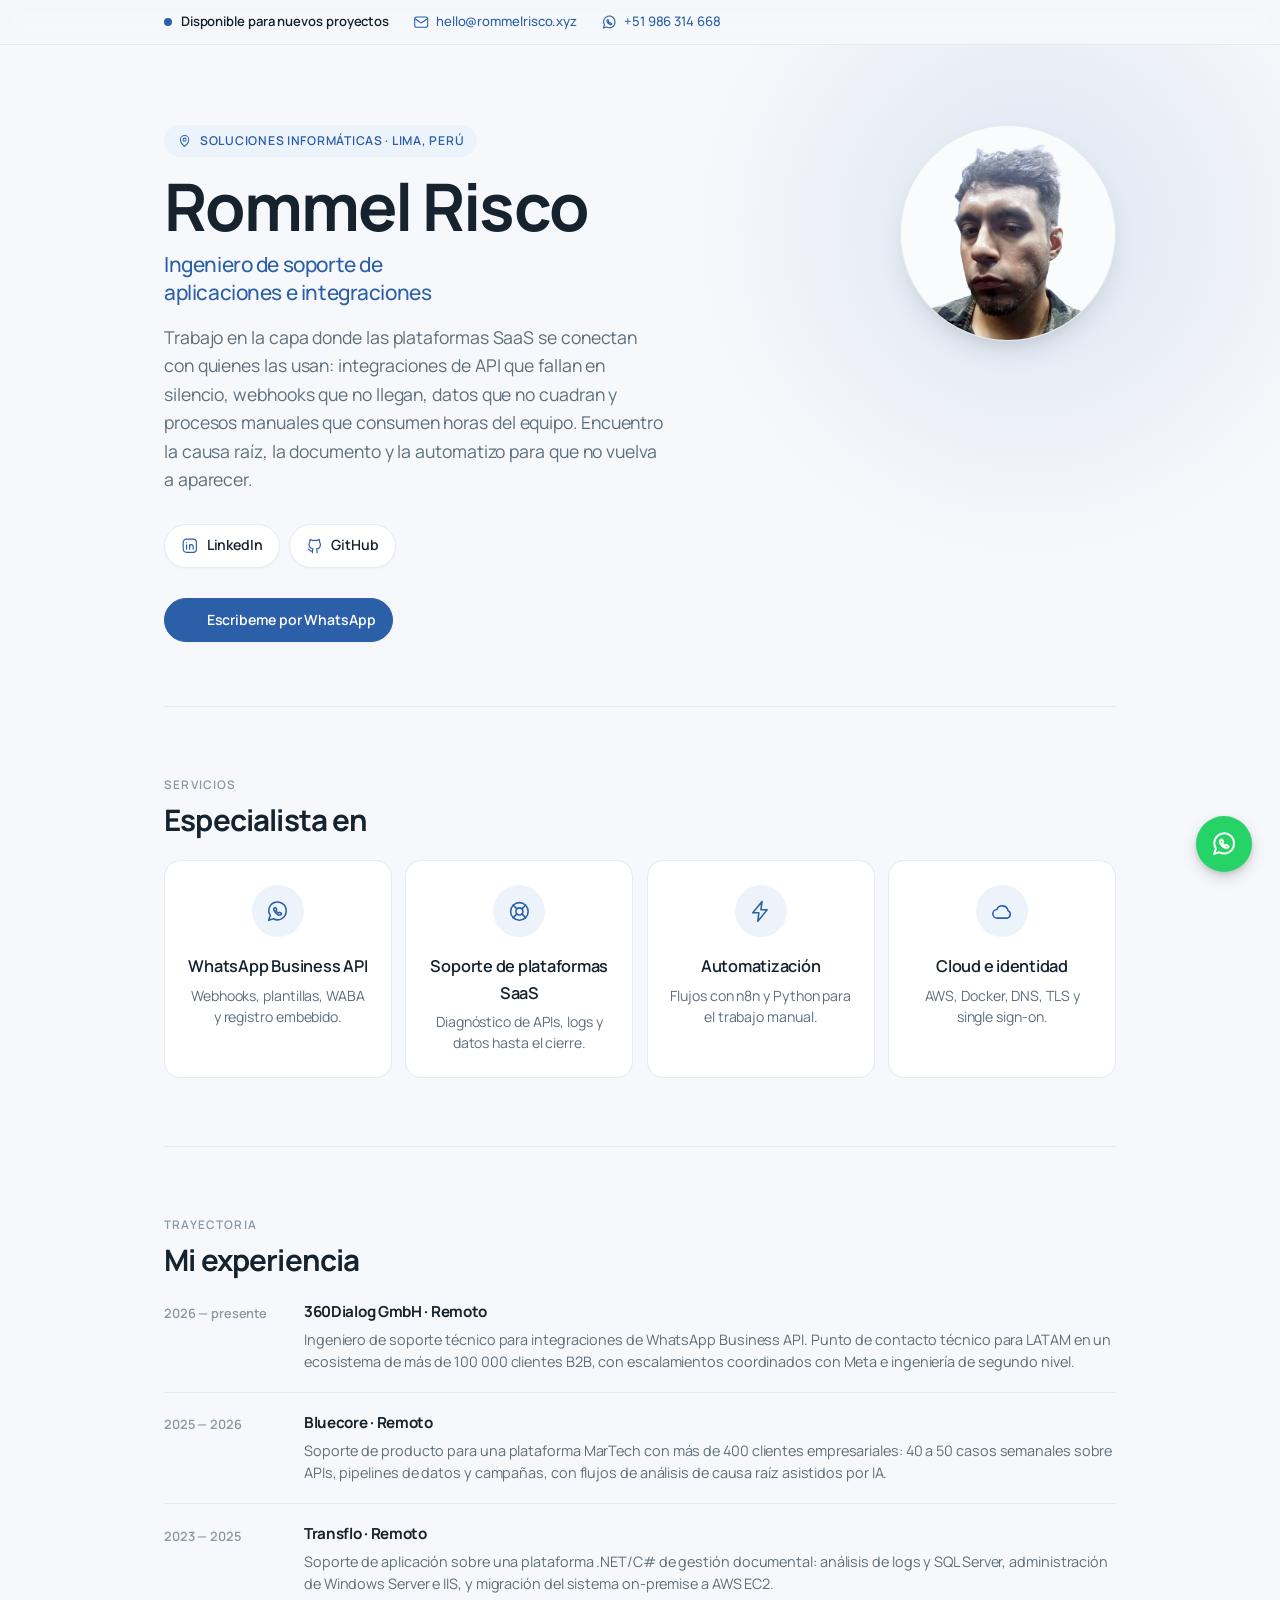
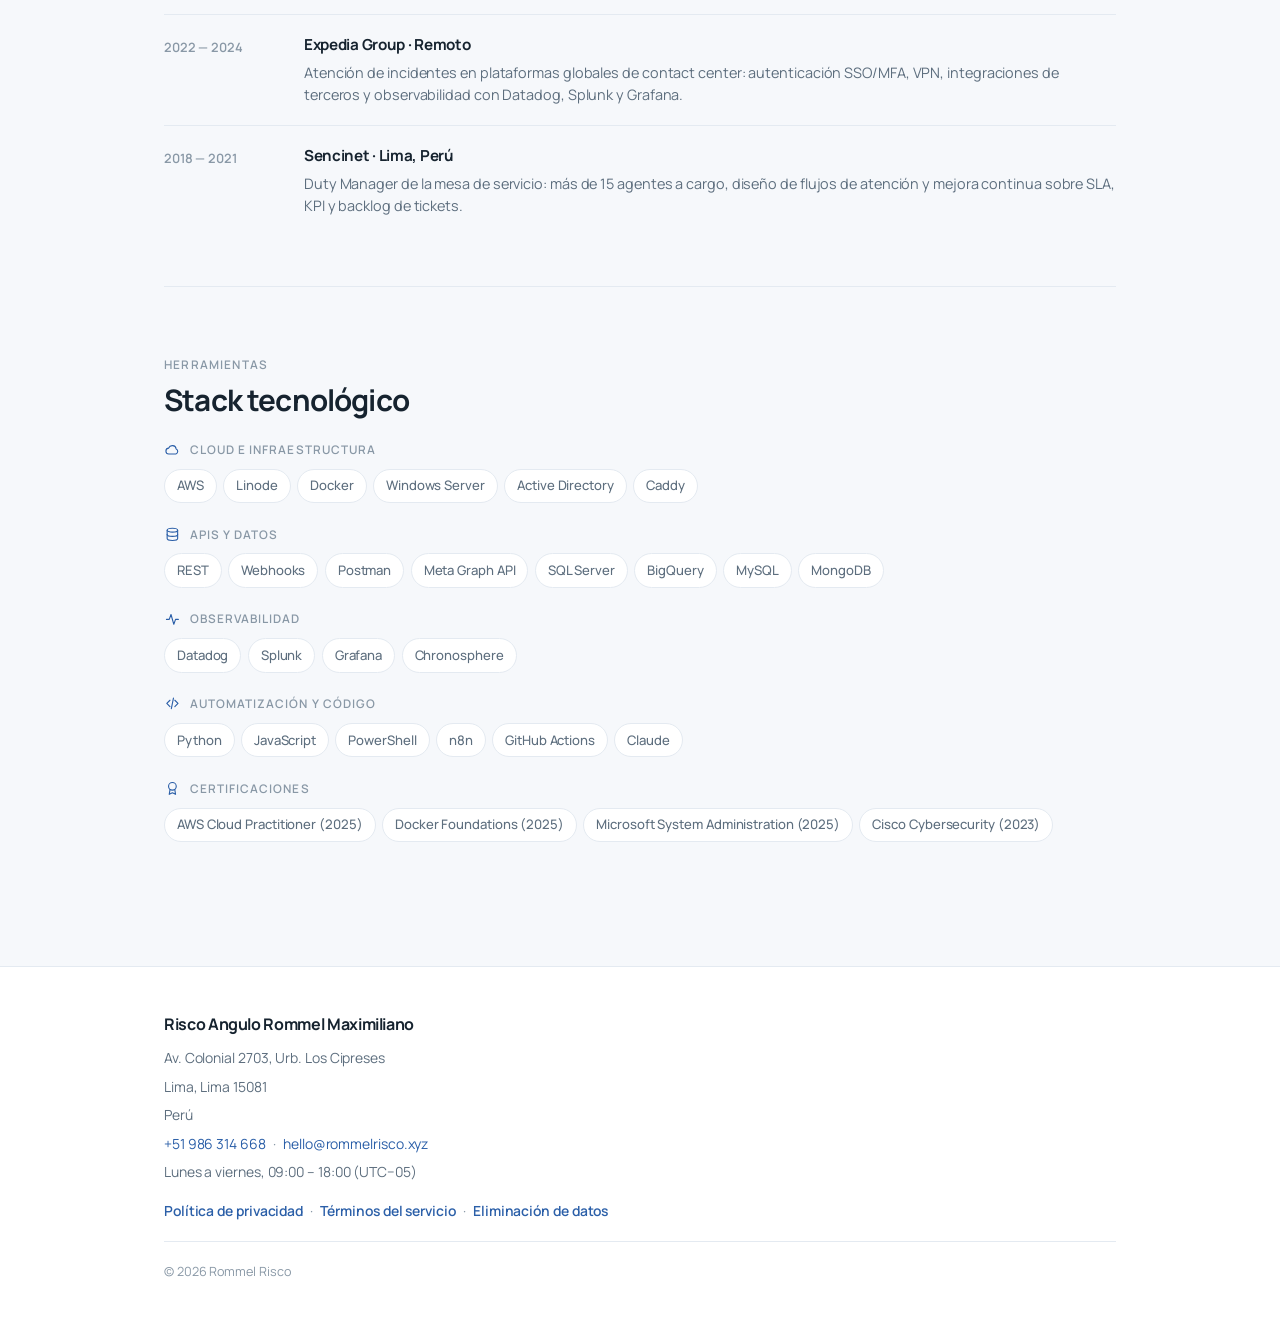
<file: index.html>
<!DOCTYPE html>
<html lang="es">
<head>
<meta charset="utf-8">
<meta name="viewport" content="width=device-width, initial-scale=1">
<title>Rommel Risco — Soluciones informáticas e integraciones</title>
<meta name="description" content="Rommel Risco — soluciones informáticas, soporte de aplicaciones e integraciones en Lima, Perú. Integraciones de WhatsApp Business API, soporte de plataformas SaaS, automatización de operaciones e infraestructura cloud. Contacto: hello@rommelrisco.xyz · +51 986 314 668.">
<meta name="author" content="Rommel Risco">
<meta name="theme-color" content="#2B5FA8">
<link rel="canonical" href="https://rommelrisco.xyz/">
<link rel="icon" href="/favicon.svg" type="image/svg+xml">
<link rel="apple-touch-icon" href="/assets/apple-touch-icon.png">

<meta property="og:type" content="website">
<meta property="og:site_name" content="Rommel Risco">
<meta property="og:locale" content="es_PE">
<meta property="og:url" content="https://rommelrisco.xyz/">
<meta property="og:title" content="Rommel Risco — Soluciones informáticas e integraciones">
<meta property="og:description" content="Integraciones de WhatsApp Business API, soporte de plataformas SaaS y automatización de operaciones. Lima, Perú.">
<meta property="og:image" content="https://rommelrisco.xyz/assets/rommel-risco.jpg">
<meta name="twitter:card" content="summary_large_image">
<meta name="facebook-domain-verification" content="5q40p6cezg8mamz612pvvxu3q8lpsr" />

<link rel="preconnect" href="https://fonts.googleapis.com">
<link rel="preconnect" href="https://fonts.gstatic.com" crossorigin>
<link href="https://fonts.googleapis.com/css2?family=Manrope:wght@400;500;600;700&display=swap" rel="stylesheet">

<link rel="stylesheet" href="/assets/styles.css">
</head>
<body class="p-home">
<a class="skip" href="#contenido">Ir al contenido</a>

<svg class="sprite" aria-hidden="true" focusable="false" xmlns="http://www.w3.org/2000/svg">
  <symbol id="i-mail" viewBox="0 0 24 24"><rect x="2.5" y="4.5" width="19" height="15" rx="3"/><path d="M3.6 7.4l7.2 5a2 2 0 0 0 2.4 0l7.2-5"/></symbol>
  <symbol id="i-phone" viewBox="0 0 24 24"><path d="M6.6 3.5h2.2l1.6 4-2 1.4a12 12 0 0 0 5.7 5.7l1.4-2 4 1.6v2.2a2 2 0 0 1-2.2 2A16.5 16.5 0 0 1 4.6 5.7a2 2 0 0 1 2-2.2z"/></symbol>
  <symbol id="i-whatsapp" viewBox="0 0 24 24"><path d="M20.5 11.7a8.4 8.4 0 0 1-12.4 7.4L3.5 20.5l1.6-4.6A8.4 8.4 0 1 1 20.5 11.7z"/><path d="M9.2 8.7c.3-.6 1-.6 1.3-.1l.7 1.2c.2.3.1.6-.1.8l-.5.5c.5 1.1 1.4 2 2.5 2.5l.5-.5c.2-.2.5-.3.8-.1l1.2.7c.5.3.5 1 0 1.3-1 .7-2.3.6-3.6-.2a8 8 0 0 1-2.8-2.8c-.8-1.3-.9-2.6-.2-3.3z"/></symbol>
  <symbol id="i-linkedin" viewBox="0 0 24 24"><rect x="3" y="3" width="18" height="18" rx="4.5"/><path d="M7.6 10.6v6"/><path d="M7.6 7.5v.1"/><path d="M11.7 16.6v-6"/><path d="M11.7 13.2c0-1.5 1-2.7 2.5-2.7s2.4 1.2 2.4 2.7v3.4"/></symbol>
  <symbol id="i-github" viewBox="0 0 24 24"><path d="M9 19c-4.3 1.3-4.3-2.2-6-2.6m12 5.2v-3.3a2.9 2.9 0 0 0-.8-2.2c2.7-.3 5.5-1.3 5.5-6a4.7 4.7 0 0 0-1.3-3.2 4.3 4.3 0 0 0-.1-3.3s-1-.3-3.4 1.3a11.5 11.5 0 0 0-6 0C6.5 3.3 5.5 3.6 5.5 3.6a4.3 4.3 0 0 0-.1 3.3A4.7 4.7 0 0 0 4.1 10c0 4.7 2.8 5.7 5.5 6a2.9 2.9 0 0 0-.8 2.2v3.3"/></symbol>
  <symbol id="i-support" viewBox="0 0 24 24"><circle cx="12" cy="12" r="8.5"/><circle cx="12" cy="12" r="3.4"/><path d="M14.4 9.6 18 6M9.6 9.6 6 6m8.4 8.4L18 18M9.6 14.4 6 18"/></symbol>
  <symbol id="i-zap" viewBox="0 0 24 24"><path d="M13.6 2.5 4.6 13.4h5.9l-1 8.1 9-11h-6z"/></symbol>
  <symbol id="i-cloud" viewBox="0 0 24 24"><path d="M7.2 18.5a4.2 4.2 0 0 1-.5-8.4 5.6 5.6 0 0 1 10.7 1.2 3.9 3.9 0 0 1-.4 7.2z"/></symbol>
  <symbol id="i-globe" viewBox="0 0 24 24"><circle cx="12" cy="12" r="8.5"/><path d="M3.6 12h16.8"/><path d="M12 3.5a13.5 13.5 0 0 1 0 17 13.5 13.5 0 0 1 0-17z"/></symbol>
  <symbol id="i-clock" viewBox="0 0 24 24"><circle cx="12" cy="12" r="8.5"/><path d="M12 7.4V12l3 1.9"/></symbol>
  <symbol id="i-briefcase" viewBox="0 0 24 24"><rect x="3" y="7.5" width="18" height="12" rx="2.6"/><path d="M9 7.5V6.2A2.2 2.2 0 0 1 11.2 4h1.6A2.2 2.2 0 0 1 15 6.2v1.3"/><path d="M3 12.2h18"/></symbol>
  <symbol id="i-users" viewBox="0 0 24 24"><circle cx="9.4" cy="9" r="3.3"/><path d="M3.6 19.2a5.9 5.9 0 0 1 11.7 0"/><path d="M16.2 6.2a3.3 3.3 0 0 1 0 5.9"/><path d="M17.6 19.2a5.9 5.9 0 0 0-1.5-4"/></symbol>
  <symbol id="i-send" viewBox="0 0 24 24"><path d="M20.6 3.4 3.6 9.9l7 2.9 2.9 7z"/><path d="M20.6 3.4 10.6 12.8"/></symbol>
  <symbol id="i-pin" viewBox="0 0 24 24"><path d="M12 21.2s6.6-5.7 6.6-10.5a6.6 6.6 0 1 0-13.2 0c0 4.8 6.6 10.5 6.6 10.5z"/><circle cx="12" cy="10.5" r="2.4"/></symbol>
  <symbol id="i-database" viewBox="0 0 24 24"><ellipse cx="12" cy="6" rx="7.5" ry="2.8"/><path d="M4.5 6v12c0 1.6 3.4 2.8 7.5 2.8s7.5-1.2 7.5-2.8V6"/><path d="M4.5 12c0 1.6 3.4 2.8 7.5 2.8s7.5-1.2 7.5-2.8"/></symbol>
  <symbol id="i-activity" viewBox="0 0 24 24"><path d="M3.5 12h4l2.5-7 4 14 2.5-7h4"/></symbol>
  <symbol id="i-code" viewBox="0 0 24 24"><path d="M8.5 16.5 4 12l4.5-4.5"/><path d="M15.5 7.5 20 12l-4.5 4.5"/><path d="M13.5 4.5l-3 15"/></symbol>
  <symbol id="i-award" viewBox="0 0 24 24"><circle cx="12" cy="9" r="5.5"/><path d="M8.6 13.6 7.5 20.5l4.5-2.3 4.5 2.3-1.1-6.9"/></symbol>
  <symbol id="i-close" viewBox="0 0 24 24"><path d="M6.5 6.5l11 11m0-11-11 11"/></symbol>
</svg>

<div class="topbar">
  <div class="wrap topbar__inner">
    <span class="topbar__status"><span class="dot" aria-hidden="true"></span>Disponible para nuevos proyectos</span>
    <a href="mailto:hello@rommelrisco.xyz"><svg class="ico" aria-hidden="true"><use href="#i-mail"/></svg>hello@rommelrisco.xyz</a>
    <a class="topbar__tel" href="tel:+51986314668"><svg class="ico" aria-hidden="true"><use href="#i-whatsapp"/></svg>+51 986 314 668</a>
  </div>
</div>

<header class="hero">
  <div class="wrap hero__inner">
    <div class="reveal">
      <p class="eyebrow"><svg class="ico" aria-hidden="true"><use href="#i-pin"/></svg>Soluciones informáticas · Lima, Perú</p>
      <h1>Rommel Risco</h1>
      <p class="role">Ingeniero de soporte de aplicaciones e integraciones</p>
      <p class="lede">Trabajo en la capa donde las plataformas SaaS se conectan con quienes las usan: integraciones de API que fallan en silencio, webhooks que no llegan, datos que no cuadran y procesos manuales que consumen horas del equipo. Encuentro la causa raíz, la documento y la automatizo para que no vuelva a aparecer.</p>
      <ul class="channels">
        <li><a href="https://linkedin.com/in/riscor/" rel="me noopener"><svg class="ico" aria-hidden="true"><use href="#i-linkedin"/></svg>LinkedIn</a></li>
        <li><a href="https://github.com/RommelRisco" rel="me noopener"><svg class="ico" aria-hidden="true"><use href="#i-github"/></svg>GitHub</a></li>
      </ul>
            <ul class="channels channels--primary">
        <li><a href="https://wa.me/51986314668?text=¡Hola, Rommel! "><svg class="ico" aria-hidden="true"><use href="#i-whatsapp"/></svg>Escribeme por WhatsApp</a></li>
      </ul>
    </div>
    <figure class="portrait reveal reveal--2">
      <img src="[data-uri]" width="720" height="720" alt="Rommel Risco, ingeniero de soporte de aplicaciones e integraciones en Lima, Perú.">
    </figure>
  </div>
</header>

<main id="contenido" class="wrap">

  <section class="block">
    <span class="kicker">Servicios</span>
    <h2>Especialista en</h2>
    <ul class="services">
      <li>
        <span class="badge"><svg class="ico" aria-hidden="true"><use href="#i-whatsapp"/></svg></span>
        <h3>WhatsApp Business API</h3>
        <p>Webhooks, plantillas, WABA y registro embebido.</p>
      </li>
      <li>
        <span class="badge"><svg class="ico" aria-hidden="true"><use href="#i-support"/></svg></span>
        <h3>Soporte de plataformas SaaS</h3>
        <p>Diagnóstico de APIs, logs y datos hasta el cierre.</p>
      </li>
      <li>
        <span class="badge"><svg class="ico" aria-hidden="true"><use href="#i-zap"/></svg></span>
        <h3>Automatización</h3>
        <p>Flujos con n8n y Python para el trabajo manual.</p>
      </li>
      <li>
        <span class="badge"><svg class="ico" aria-hidden="true"><use href="#i-cloud"/></svg></span>
        <h3>Cloud e identidad</h3>
        <p>AWS, Docker, DNS, TLS y single sign-on.</p>
      </li>
    </ul>
  </section>
<!---
  <section class="block">
    <span class="kicker">Modalidad</span>
    <h2>Cómo se contrata</h2>
    <ul class="rows">
      <li>
        <svg class="ico" aria-hidden="true"><use href="#i-globe"/></svg>
        <div><span class="k">Idiomas</span><span class="v">Español e inglés, en tickets, chat y llamadas</span></div>
      </li>
      <li>
        <svg class="ico" aria-hidden="true"><use href="#i-clock"/></svg>
        <div><span class="k">Zona horaria</span><span class="v">Lima, UTC−05 · solapa con América y con la mañana de Europa</span></div>
      </li>
      <li>
        <svg class="ico" aria-hidden="true"><use href="#i-briefcase"/></svg>
        <div><span class="k">Formato</span><span class="v">Remoto · por proyecto o soporte continuo mensual</span></div>
      </li>
      <li>
        <svg class="ico" aria-hidden="true"><use href="#i-users"/></svg>
        <div><span class="k">Clientes</span><span class="v">Empresas de software, ISVs y equipos de soporte B2B</span></div>
      </li>
      <li>
        <svg class="ico" aria-hidden="true"><use href="#i-send"/></svg>
        <div><span class="k">Primer paso</span><span class="v">Escribir a <a href="mailto:hello@rommelrisco.xyz">hello@rommelrisco.xyz</a> con el problema y el sistema involucrado</span></div>
      </li>
    </ul>
  </section>
-->
  <section class="block">
    <span class="kicker">Trayectoria</span>
    <h2>Mi experiencia</h2>
    <ul class="track">
      <li>
        <span class="when">2026 — presente</span>
        <div>
          <span class="org">360Dialog GmbH · Remoto</span>
          <p class="what">Ingeniero de soporte técnico para integraciones de WhatsApp Business API. Punto de contacto técnico para LATAM en un ecosistema de más de 100 000 clientes B2B, con escalamientos coordinados con Meta e ingeniería de segundo nivel.</p>
        </div>
      </li>
      <li>
        <span class="when">2025 — 2026</span>
        <div>
          <span class="org">Bluecore · Remoto</span>
          <p class="what">Soporte de producto para una plataforma MarTech con más de 400 clientes empresariales: 40 a 50 casos semanales sobre APIs, pipelines de datos y campañas, con flujos de análisis de causa raíz asistidos por IA.</p>
        </div>
      </li>
      <li>
        <span class="when">2023 — 2025</span>
        <div>
          <span class="org">Transflo · Remoto</span>
          <p class="what">Soporte de aplicación sobre una plataforma .NET/C# de gestión documental: análisis de logs y SQL Server, administración de Windows Server e IIS, y migración del sistema on-premise a AWS EC2.</p>
        </div>
      </li>
      <li>
        <span class="when">2022 — 2024</span>
        <div>
          <span class="org">Expedia Group · Remoto</span>
          <p class="what">Atención de incidentes en plataformas globales de contact center: autenticación SSO/MFA, VPN, integraciones de terceros y observabilidad con Datadog, Splunk y Grafana.</p>
        </div>
      </li>
      <li>
        <span class="when">2018 — 2021</span>
        <div>
          <span class="org">Sencinet · Lima, Perú</span>
          <p class="what">Duty Manager de la mesa de servicio: más de 15 agentes a cargo, diseño de flujos de atención y mejora continua sobre SLA, KPI y backlog de tickets.</p>
        </div>
      </li>
    </ul>
  </section>

  <section class="block">
    <span class="kicker">Herramientas</span>
    <h2>Stack tecnológico</h2>
    <ul class="stack">
      <li>
        <p class="group"><svg class="ico" aria-hidden="true"><use href="#i-cloud"/></svg><span>Cloud e infraestructura</span></p>
        <ul class="chips"><li>AWS</li><li>Linode</li><li>Docker</li><li>Windows Server</li><li>Active Directory</li><li>Caddy</li></ul>
      </li>
      <li>
        <p class="group"><svg class="ico" aria-hidden="true"><use href="#i-database"/></svg><span>APIs y datos</span></p>
        <ul class="chips"><li>REST</li><li>Webhooks</li><li>Postman</li><li>Meta Graph API</li><li>SQL Server</li><li>BigQuery</li><li>MySQL</li><li>MongoDB</li></ul>
      </li>
      <li>
        <p class="group"><svg class="ico" aria-hidden="true"><use href="#i-activity"/></svg><span>Observabilidad</span></p>
        <ul class="chips"><li>Datadog</li><li>Splunk</li><li>Grafana</li><li>Chronosphere</li></ul>
      </li>
      <li>
        <p class="group"><svg class="ico" aria-hidden="true"><use href="#i-code"/></svg><span>Automatización y código</span></p>
        <ul class="chips"><li>Python</li><li>JavaScript</li><li>PowerShell</li><li>n8n</li><li>GitHub Actions</li><li>Claude</li></ul>
      </li>
      <li>
        <p class="group"><svg class="ico" aria-hidden="true"><use href="#i-award"/></svg><span>Certificaciones</span></p>
        <ul class="chips"><li>AWS Cloud Practitioner (2025)</li><li>Docker Foundations (2025)</li><li>Microsoft System Administration (2025)</li><li>Cisco Cybersecurity (2023)</li></ul>
      </li>
    </ul>
  </section>

</main>

<footer class="site-footer">
  <div class="wrap site-footer__inner">
    <p class="f-name">Risco Angulo Rommel Maximiliano</p>
    <p><address>Av. Colonial 2703, Urb. Los Cipreses</address></p>
    <p>Lima, Lima 15081</p>
    <p>Perú</p>
    <p>
      <a href="tel:+51986314668">+51 986 314 668</a><span class="sep">·</span><a href="mailto:hello@rommelrisco.xyz">hello@rommelrisco.xyz</a>
    </p>
    <p>Lunes a viernes, 09:00 – 18:00 (UTC−05)</p>
    <p class="f-links">
      <a href="/privacidad.html">Política de privacidad</a><span class="sep">·</span><a href="/terminos.html">Términos del servicio</a><span class="sep">·</span><a href="/privacidad.html#eliminacion">Eliminación de datos</a>
    </p>
    <p class="f-legal">© <span id="year">2026</span> Rommel Risco</p>
  </div>
</footer>

<div class="wa">
  <div class="wa__panel" id="wa-panel" hidden>
    <p class="kicker">¿En qué puedo ayudarte?</p>
    <ul class="wa__list">
      <li><a href="https://wa.me/51986314668?text=¡Hola, Rommel! Quiero implementar WhatsApp API en mi empresa." target="_blank" rel="noopener noreferrer">Quiero implementar WhatsApp API en mi empresa.</a></li>
      <li><a href="https://wa.me/51986314668?text=¡Hola, Rommel! Necesito un sitio web para mi negocio." target="_blank" rel="noopener noreferrer">Necesito un sitio web para mi negocio.</a></li>
      <li><a href="https://wa.me/51986314668?text=¡Hola, Rommel! Tengo un problema con la tecnología de mi negocio."target="_blank" rel="noopener noreferrer">Tengo un problema con la tecnología de mi negocio.</a></li>
    </ul>
  </div>
  <button class="wa__btn" type="button" id="wa-toggle" aria-expanded="false" aria-controls="wa-panel" aria-label="Abrir opciones de contacto por WhatsApp">
    <svg class="ico ico--open" aria-hidden="true"><use href="#i-whatsapp"/></svg>
    <svg class="ico ico--close" aria-hidden="true"><use href="#i-close"/></svg>
  </button>
</div>

<script type="application/ld+json">
{
  "@context": "https://schema.org",
  "@graph": [
    {
      "@type": "ProfessionalService",
      "@id": "https://rommelrisco.xyz/#business",
      "name": "Rommel Risco",
      "legalName": "Risco Angulo Rommel Maximiliano",
      "alternateName": "Rommel Risco — Soluciones informáticas e integraciones",
      "description": "Soluciones informáticas, soporte de aplicaciones e integraciones: WhatsApp Business API, soporte de plataformas SaaS, automatización de operaciones e infraestructura cloud.",
      "url": "https://rommelrisco.xyz/",
      "image": "https://rommelrisco.xyz/assets/rommel-risco.jpg",
      "telephone": "+51986314668",
      "email": "hello@rommelrisco.xyz",
      "priceRange": "$$",
      "currenciesAccepted": "PEN, USD",
      "address": {
        "@type": "PostalAddress",
        "streetAddress": "Av. Colonial 2703, Urb. Los Cipreses",
        "addressLocality": "Lima",
        "addressRegion": "Lima",
        "postalCode": "15081",
        "addressCountry": "PE"
      },
      "areaServed": [
        { "@type": "Country", "name": "Peru" },
        { "@type": "Place", "name": "Remote / Worldwide" }
      ],
      "openingHoursSpecification": {
        "@type": "OpeningHoursSpecification",
        "dayOfWeek": ["Monday","Tuesday","Wednesday","Thursday","Friday"],
        "opens": "09:00",
        "closes": "18:00"
      },
      "founder": { "@id": "https://rommelrisco.xyz/#person" },
      "knowsLanguage": ["es","en"],
      "sameAs": [
        "https://www.linkedin.com/in/riscor/",
        "https://github.com/RommelRisco"
      ]
    },
    {
      "@type": "Person",
      "@id": "https://rommelrisco.xyz/#person",
      "name": "Risco Angulo Rommel Maximiliano ",
      "alternateName": "Rommel Risco",
      "jobTitle": "Ingeniero de soporte de aplicaciones e integraciones",
      "email": "hello@rommelrisco.xyz",
      "telephone": "+51986314668",
      "url": "https://rommelrisco.xyz/",
      "image": "https://rommelrisco.xyz/assets/rommel-risco.jpg",
      "address": {
        "@type": "PostalAddress",
        "streetAddress": "Av. Colonial 2703, Urb. Los Cipreses",
        "addressLocality": "Lima",
        "addressRegion": "Lima",
        "postalCode": "15081",
        "addressCountry": "PE"
      },
      "worksFor": { "@id": "https://rommelrisco.xyz/#business" },
      "sameAs": [
        "https://www.linkedin.com/in/riscor/",
        "https://github.com/RommelRisco"
      ]
    },
    {
      "@type": "WebSite",
      "@id": "https://rommelrisco.xyz/#website",
      "url": "https://rommelrisco.xyz/",
      "name": "Rommel Risco",
      "inLanguage": "es-PE",
      "publisher": { "@id": "https://rommelrisco.xyz/#business" }
    }
  ]
}
</script>

<script>
  document.getElementById('year').textContent = new Date().getFullYear();

  (function(){
    var wrap = document.querySelector('.wa');
    var btn = document.getElementById('wa-toggle');
    var panel = document.getElementById('wa-panel');

    function setOpen(open){
      panel.hidden = !open;
      btn.setAttribute('aria-expanded', String(open));
      btn.setAttribute('aria-label', (open ? 'Cerrar' : 'Abrir') + ' opciones de contacto por WhatsApp');
    }

    btn.addEventListener('click', function(){ setOpen(panel.hidden); });

    document.addEventListener('click', function(e){
      if(!panel.hidden && !wrap.contains(e.target)) setOpen(false);
    });

    document.addEventListener('keydown', function(e){
      if(e.key === 'Escape' && !panel.hidden){ setOpen(false); btn.focus(); }
    });
  })();
</script>
</body>
</html>
</file>
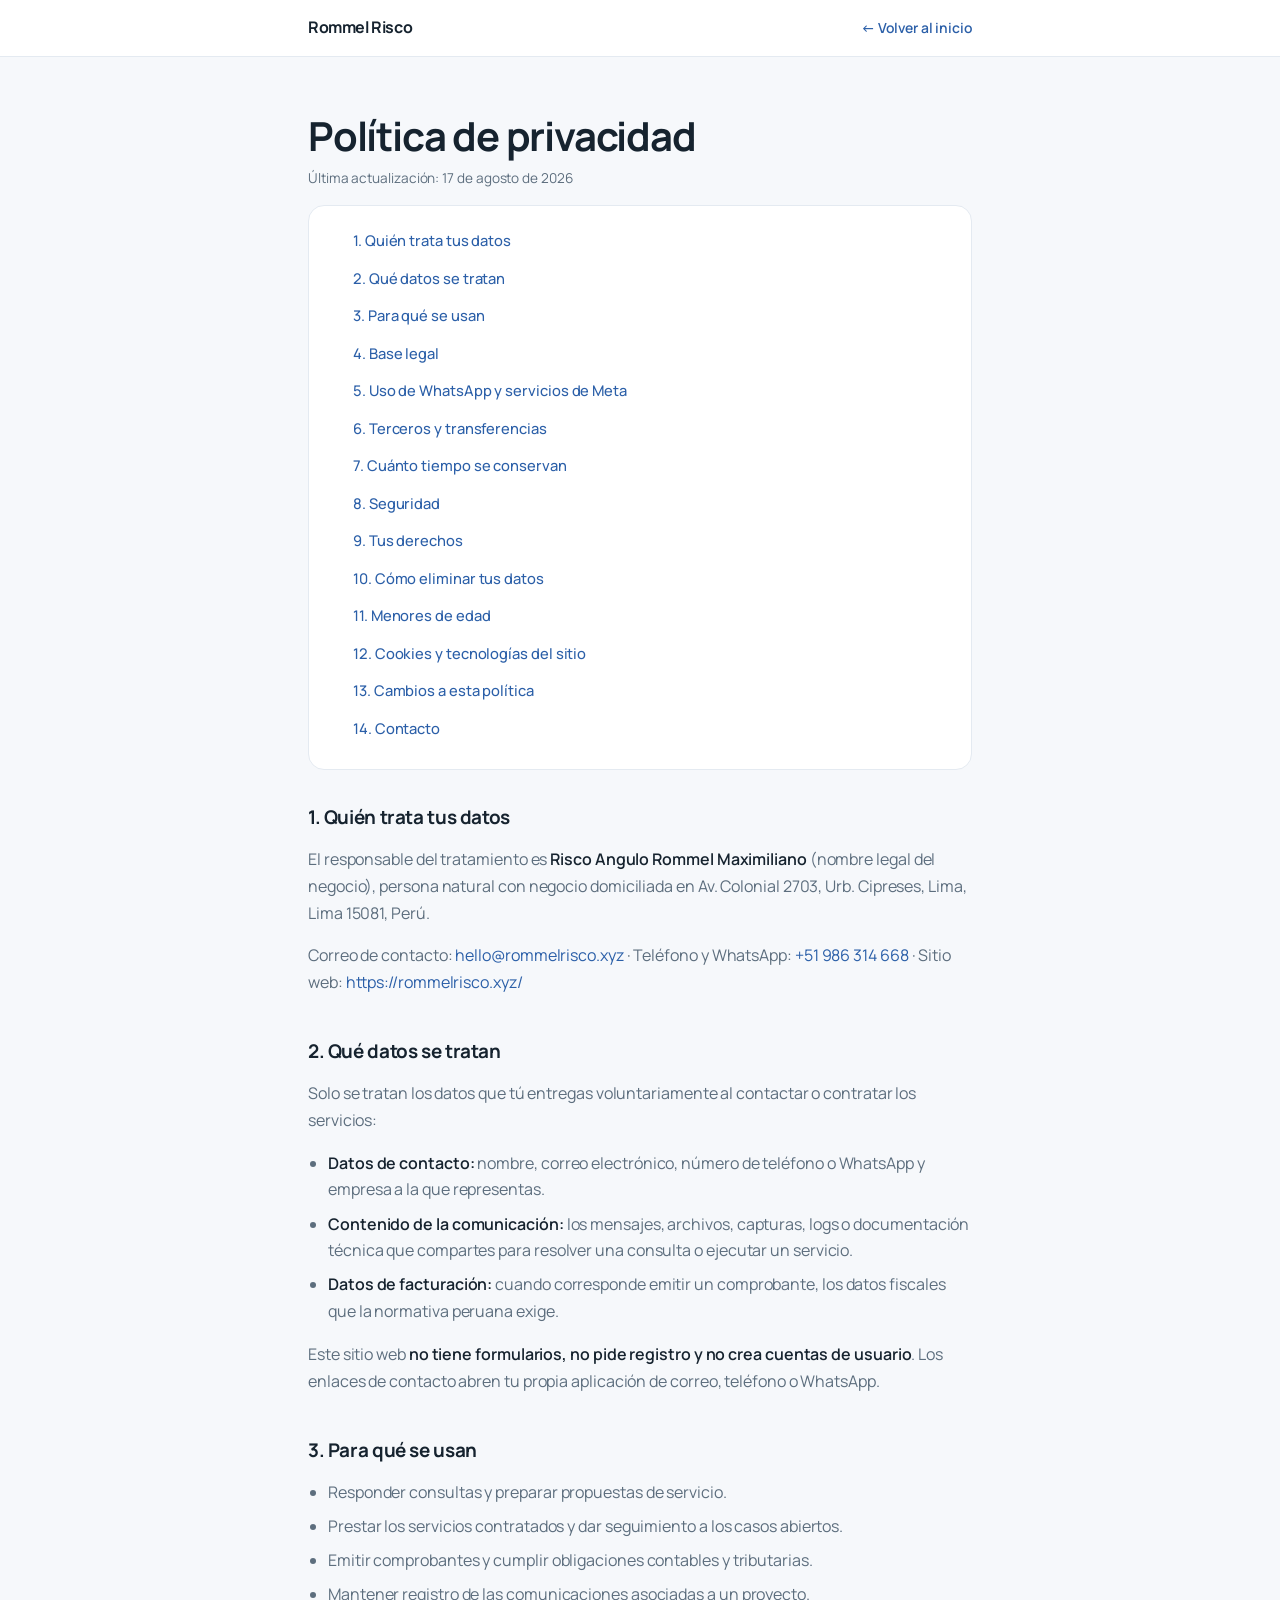
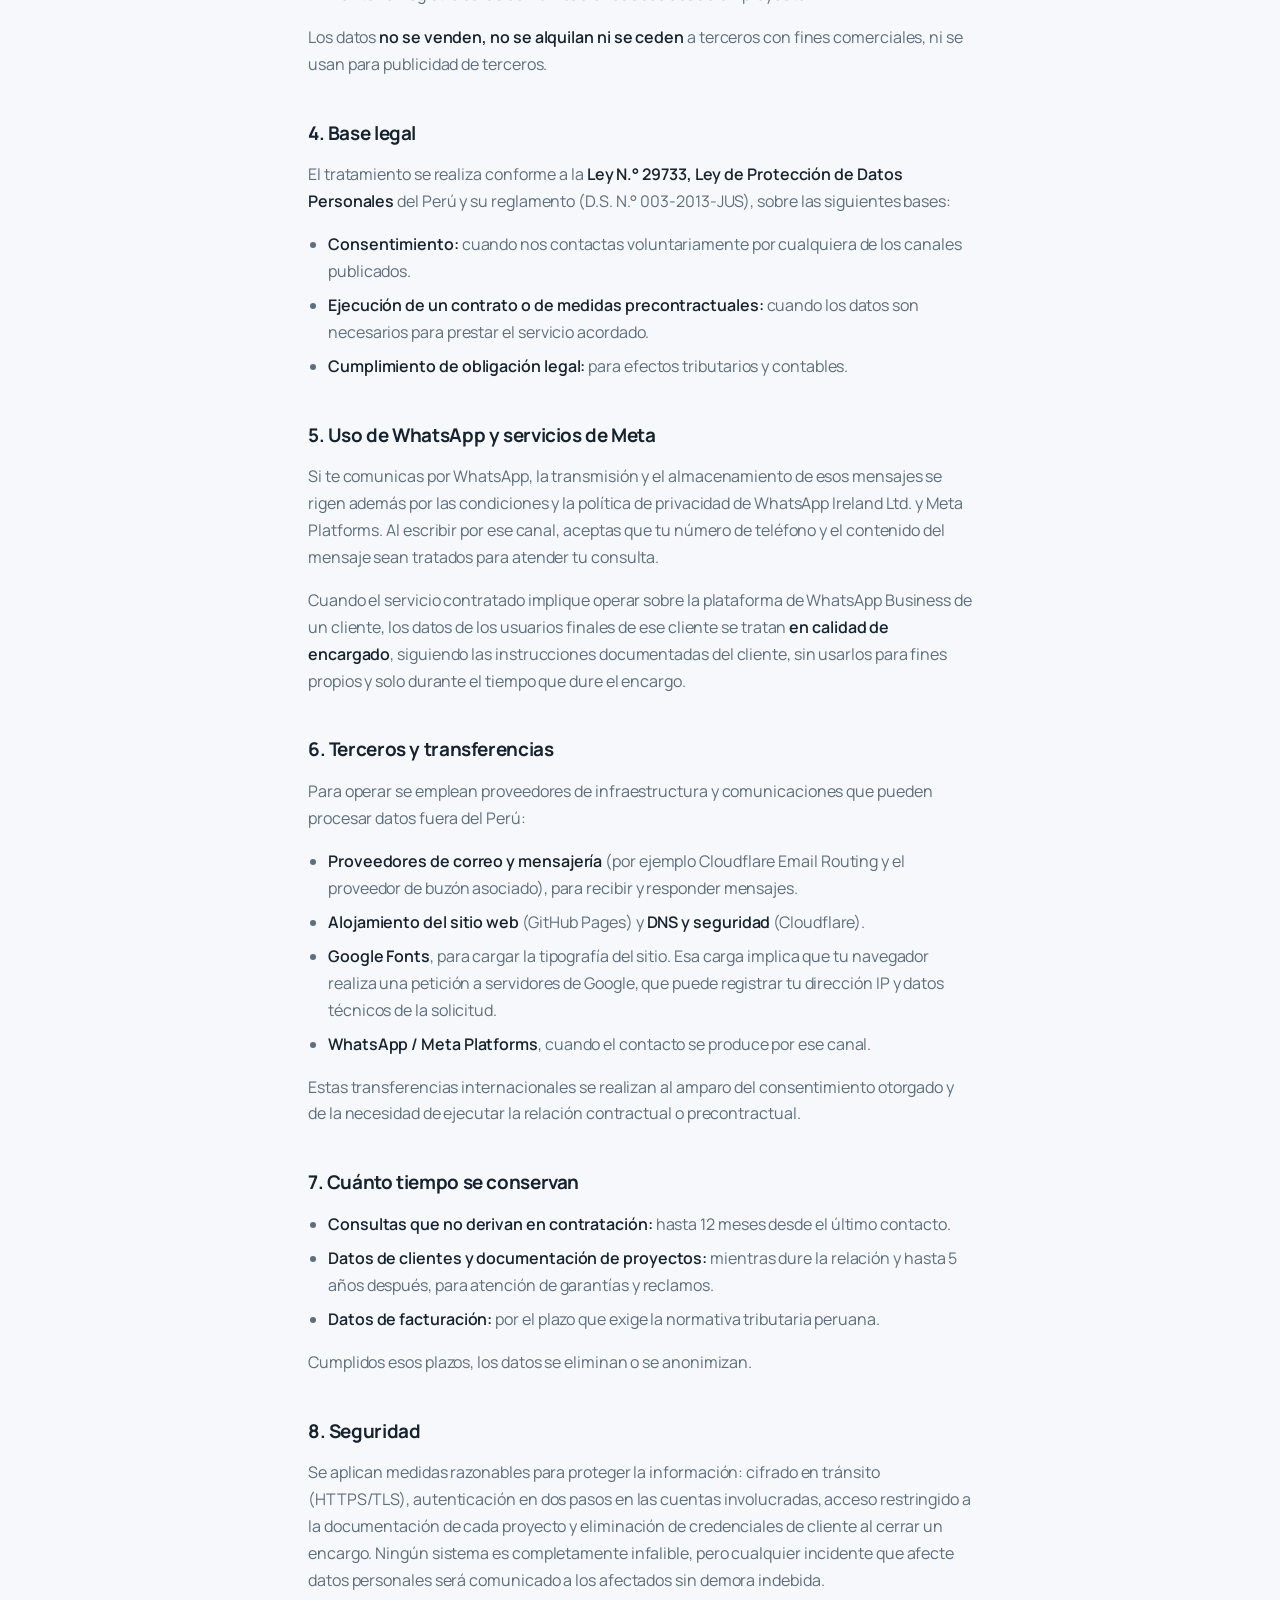
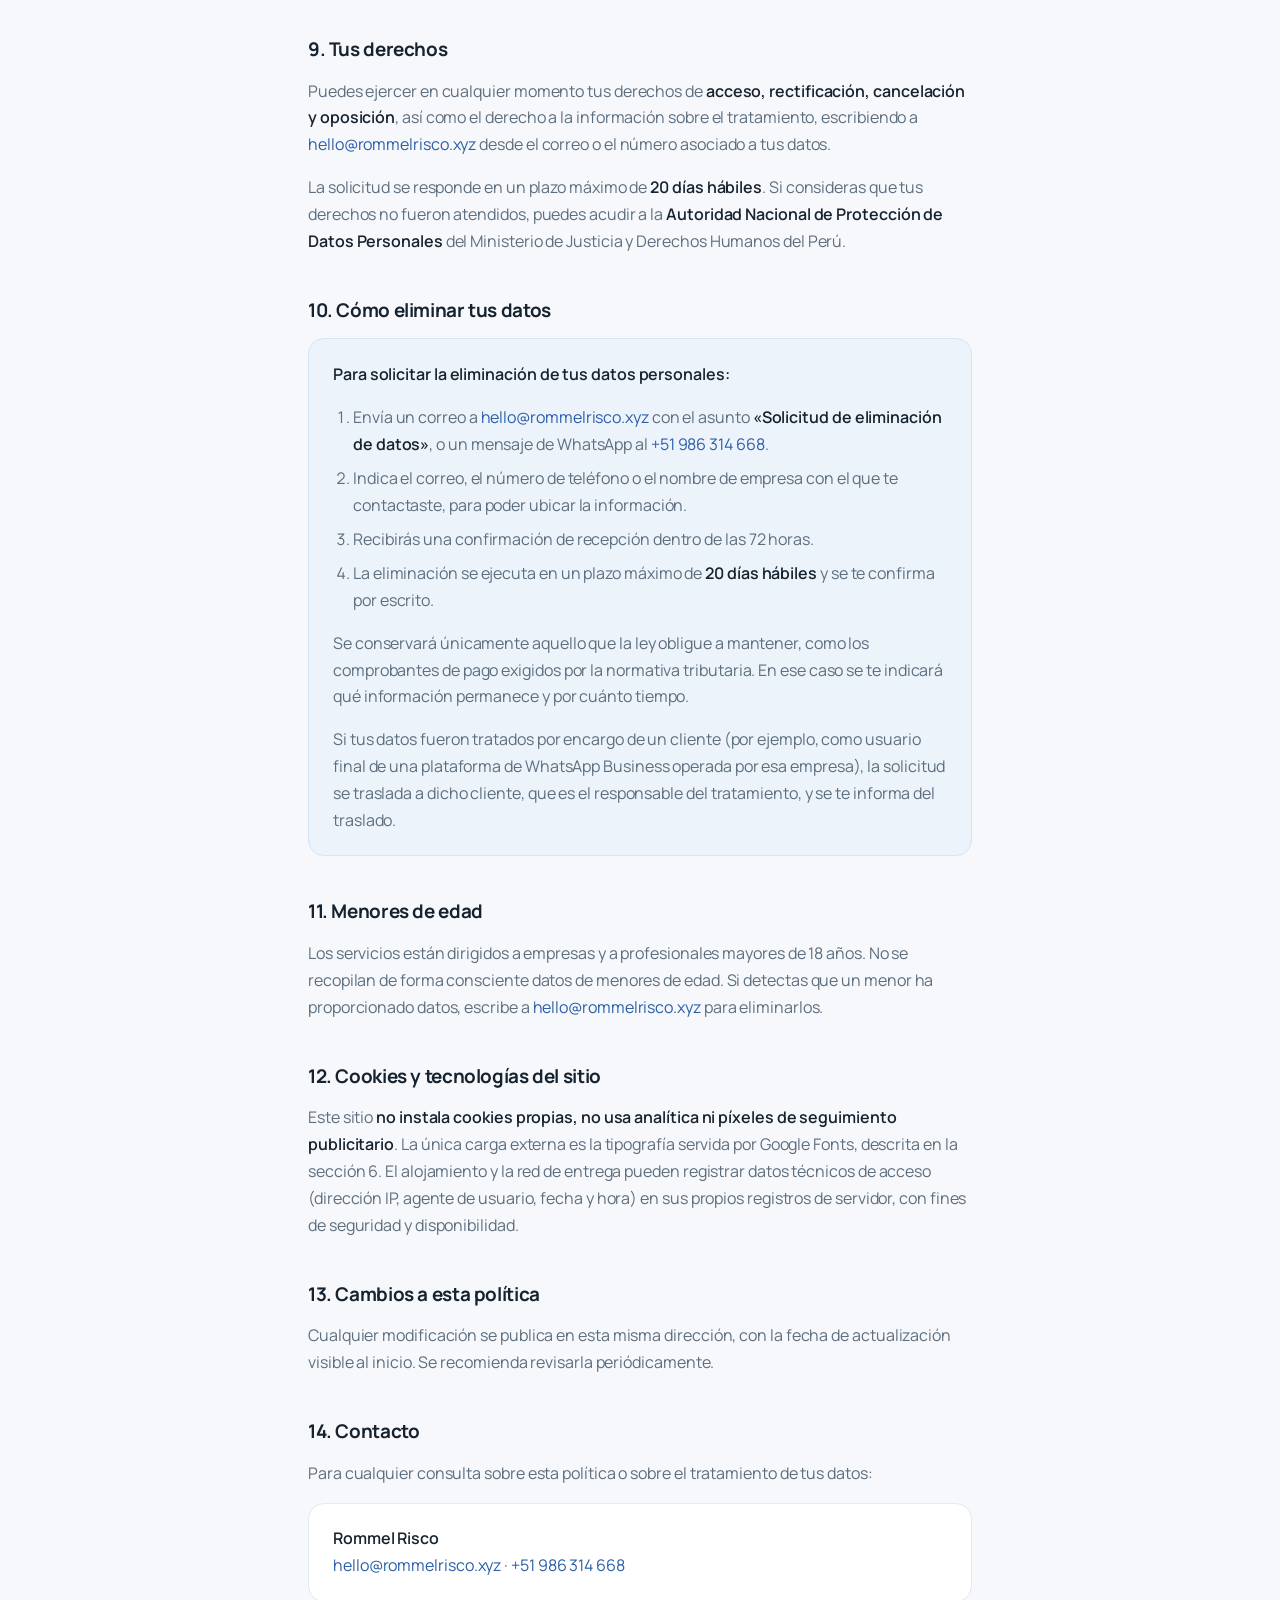
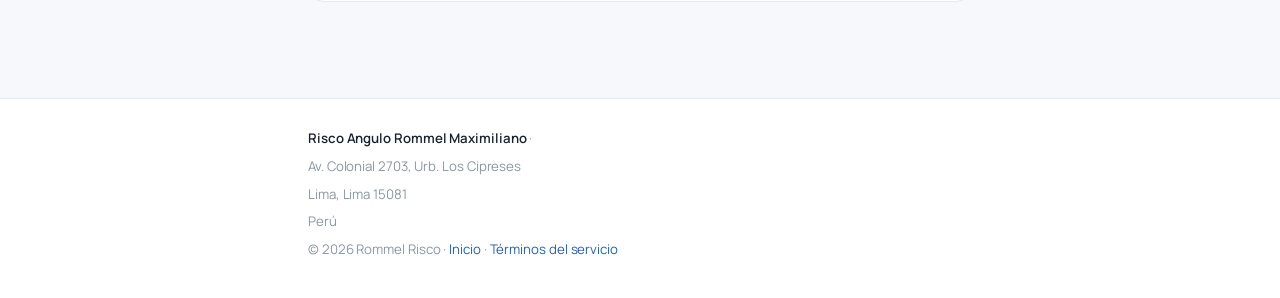
<file: privacidad.html>
<!DOCTYPE html>
<html lang="es">
<head>
<meta charset="utf-8">
<meta name="viewport" content="width=device-width, initial-scale=1">
<title>Política de privacidad — Rommel Risco</title>
<meta name="description" content="Política de privacidad de Rommel Risco, Lima, Perú. Qué datos se tratan, con qué finalidad, por cuánto tiempo y cómo solicitar acceso, rectificación o eliminación.">
<meta name="theme-color" content="#2B5FA8">
<link rel="canonical" href="https://rommelrisco.xyz/privacidad.html">
<link rel="icon" href="/favicon.svg" type="image/svg+xml">
<link rel="preconnect" href="https://fonts.googleapis.com">
<link rel="preconnect" href="https://fonts.gstatic.com" crossorigin>
<link href="https://fonts.googleapis.com/css2?family=Manrope:wght@400;500;600;700&display=swap" rel="stylesheet">
<link rel="stylesheet" href="/assets/styles.css">
</head>
<body class="p-doc">

<div class="topbar">
  <div class="wrap">
    <a class="brand" href="/">Rommel Risco</a>
    <a class="back" href="/">← Volver al inicio</a>
  </div>
</div>

<main class="wrap">
  <h1>Política de privacidad</h1>
  <p class="updated">Última actualización: 17 de agosto de 2026</p>

  <div class="card">
    <ul class="toc">
      <li><a href="#responsable">1. Quién trata tus datos</a></li>
      <li><a href="#datos">2. Qué datos se tratan</a></li>
      <li><a href="#finalidad">3. Para qué se usan</a></li>
      <li><a href="#base-legal">4. Base legal</a></li>
      <li><a href="#whatsapp">5. Uso de WhatsApp y servicios de Meta</a></li>
      <li><a href="#terceros">6. Terceros y transferencias</a></li>
      <li><a href="#conservacion">7. Cuánto tiempo se conservan</a></li>
      <li><a href="#seguridad">8. Seguridad</a></li>
      <li><a href="#derechos">9. Tus derechos</a></li>
      <li><a href="#eliminacion">10. Cómo eliminar tus datos</a></li>
      <li><a href="#menores">11. Menores de edad</a></li>
      <li><a href="#cookies">12. Cookies y tecnologías del sitio</a></li>
      <li><a href="#cambios">13. Cambios a esta política</a></li>
      <li><a href="#contacto">14. Contacto</a></li>
    </ul>
  </div>

  <h2 id="responsable">1. Quién trata tus datos</h2>
  <p>El responsable del tratamiento es <strong>Risco Angulo Rommel Maximiliano </strong> (nombre legal del negocio), persona natural con negocio domiciliada en Av. Colonial 2703, Urb. Cipreses, Lima, Lima 15081, Perú.</p>
  <p>Correo de contacto: <a href="mailto:hello@rommelrisco.xyz">hello@rommelrisco.xyz</a> · Teléfono y WhatsApp: <a href="tel:+51986314668">+51 986 314 668</a> · Sitio web: <a href="https://rommelrisco.xyz/">https://rommelrisco.xyz/</a></p>

  <h2 id="datos">2. Qué datos se tratan</h2>
  <p>Solo se tratan los datos que tú entregas voluntariamente al contactar o contratar los servicios:</p>
  <ul>
    <li><strong>Datos de contacto:</strong> nombre, correo electrónico, número de teléfono o WhatsApp y empresa a la que representas.</li>
    <li><strong>Contenido de la comunicación:</strong> los mensajes, archivos, capturas, logs o documentación técnica que compartes para resolver una consulta o ejecutar un servicio.</li>
    <li><strong>Datos de facturación:</strong> cuando corresponde emitir un comprobante, los datos fiscales que la normativa peruana exige.</li>
  </ul>
  <p>Este sitio web <strong>no tiene formularios, no pide registro y no crea cuentas de usuario</strong>. Los enlaces de contacto abren tu propia aplicación de correo, teléfono o WhatsApp.</p>

  <h2 id="finalidad">3. Para qué se usan</h2>
  <ul>
    <li>Responder consultas y preparar propuestas de servicio.</li>
    <li>Prestar los servicios contratados y dar seguimiento a los casos abiertos.</li>
    <li>Emitir comprobantes y cumplir obligaciones contables y tributarias.</li>
    <li>Mantener registro de las comunicaciones asociadas a un proyecto.</li>
  </ul>
  <p>Los datos <strong>no se venden, no se alquilan ni se ceden</strong> a terceros con fines comerciales, ni se usan para publicidad de terceros.</p>

  <h2 id="base-legal">4. Base legal</h2>
  <p>El tratamiento se realiza conforme a la <strong>Ley N.° 29733, Ley de Protección de Datos Personales</strong> del Perú y su reglamento (D.S. N.° 003-2013-JUS), sobre las siguientes bases:</p>
  <ul>
    <li><strong>Consentimiento:</strong> cuando nos contactas voluntariamente por cualquiera de los canales publicados.</li>
    <li><strong>Ejecución de un contrato o de medidas precontractuales:</strong> cuando los datos son necesarios para prestar el servicio acordado.</li>
    <li><strong>Cumplimiento de obligación legal:</strong> para efectos tributarios y contables.</li>
  </ul>

  <h2 id="whatsapp">5. Uso de WhatsApp y servicios de Meta</h2>
  <p>Si te comunicas por WhatsApp, la transmisión y el almacenamiento de esos mensajes se rigen además por las condiciones y la política de privacidad de WhatsApp Ireland Ltd. y Meta Platforms. Al escribir por ese canal, aceptas que tu número de teléfono y el contenido del mensaje sean tratados para atender tu consulta.</p>
  <p>Cuando el servicio contratado implique operar sobre la plataforma de WhatsApp Business de un cliente, los datos de los usuarios finales de ese cliente se tratan <strong>en calidad de encargado</strong>, siguiendo las instrucciones documentadas del cliente, sin usarlos para fines propios y solo durante el tiempo que dure el encargo.</p>

  <h2 id="terceros">6. Terceros y transferencias</h2>
  <p>Para operar se emplean proveedores de infraestructura y comunicaciones que pueden procesar datos fuera del Perú:</p>
  <ul>
    <li><strong>Proveedores de correo y mensajería</strong> (por ejemplo Cloudflare Email Routing y el proveedor de buzón asociado), para recibir y responder mensajes.</li>
    <li><strong>Alojamiento del sitio web</strong> (GitHub Pages) y <strong>DNS y seguridad</strong> (Cloudflare).</li>
    <li><strong>Google Fonts</strong>, para cargar la tipografía del sitio. Esa carga implica que tu navegador realiza una petición a servidores de Google, que puede registrar tu dirección IP y datos técnicos de la solicitud.</li>
    <li><strong>WhatsApp / Meta Platforms</strong>, cuando el contacto se produce por ese canal.</li>
  </ul>
  <p>Estas transferencias internacionales se realizan al amparo del consentimiento otorgado y de la necesidad de ejecutar la relación contractual o precontractual.</p>

  <h2 id="conservacion">7. Cuánto tiempo se conservan</h2>
  <ul>
    <li><strong>Consultas que no derivan en contratación:</strong> hasta 12 meses desde el último contacto.</li>
    <li><strong>Datos de clientes y documentación de proyectos:</strong> mientras dure la relación y hasta 5 años después, para atención de garantías y reclamos.</li>
    <li><strong>Datos de facturación:</strong> por el plazo que exige la normativa tributaria peruana.</li>
  </ul>
  <p>Cumplidos esos plazos, los datos se eliminan o se anonimizan.</p>

  <h2 id="seguridad">8. Seguridad</h2>
  <p>Se aplican medidas razonables para proteger la información: cifrado en tránsito (HTTPS/TLS), autenticación en dos pasos en las cuentas involucradas, acceso restringido a la documentación de cada proyecto y eliminación de credenciales de cliente al cerrar un encargo. Ningún sistema es completamente infalible, pero cualquier incidente que afecte datos personales será comunicado a los afectados sin demora indebida.</p>

  <h2 id="derechos">9. Tus derechos</h2>
  <p>Puedes ejercer en cualquier momento tus derechos de <strong>acceso, rectificación, cancelación y oposición</strong>, así como el derecho a la información sobre el tratamiento, escribiendo a <a href="mailto:hello@rommelrisco.xyz">hello@rommelrisco.xyz</a> desde el correo o el número asociado a tus datos.</p>
  <p>La solicitud se responde en un plazo máximo de <strong>20 días hábiles</strong>. Si consideras que tus derechos no fueron atendidos, puedes acudir a la <strong>Autoridad Nacional de Protección de Datos Personales</strong> del Ministerio de Justicia y Derechos Humanos del Perú.</p>

  <h2 id="eliminacion">10. Cómo eliminar tus datos</h2>
  <div class="card card--accent">
    <p><strong>Para solicitar la eliminación de tus datos personales:</strong></p>
    <ol>
      <li>Envía un correo a <a href="mailto:hello@rommelrisco.xyz?subject=Solicitud%20de%20eliminaci%C3%B3n%20de%20datos">hello@rommelrisco.xyz</a> con el asunto <strong>«Solicitud de eliminación de datos»</strong>, o un mensaje de WhatsApp al <a href="https://wa.me/51986314668">+51 986 314 668</a>.</li>
      <li>Indica el correo, el número de teléfono o el nombre de empresa con el que te contactaste, para poder ubicar la información.</li>
      <li>Recibirás una confirmación de recepción dentro de las 72 horas.</li>
      <li>La eliminación se ejecuta en un plazo máximo de <strong>20 días hábiles</strong> y se te confirma por escrito.</li>
    </ol>
    <p>Se conservará únicamente aquello que la ley obligue a mantener, como los comprobantes de pago exigidos por la normativa tributaria. En ese caso se te indicará qué información permanece y por cuánto tiempo.</p>
    <p>Si tus datos fueron tratados por encargo de un cliente (por ejemplo, como usuario final de una plataforma de WhatsApp Business operada por esa empresa), la solicitud se traslada a dicho cliente, que es el responsable del tratamiento, y se te informa del traslado.</p>
  </div>

  <h2 id="menores">11. Menores de edad</h2>
  <p>Los servicios están dirigidos a empresas y a profesionales mayores de 18 años. No se recopilan de forma consciente datos de menores de edad. Si detectas que un menor ha proporcionado datos, escribe a <a href="mailto:hello@rommelrisco.xyz">hello@rommelrisco.xyz</a> para eliminarlos.</p>

  <h2 id="cookies">12. Cookies y tecnologías del sitio</h2>
  <p>Este sitio <strong>no instala cookies propias, no usa analítica ni píxeles de seguimiento publicitario</strong>. La única carga externa es la tipografía servida por Google Fonts, descrita en la sección 6. El alojamiento y la red de entrega pueden registrar datos técnicos de acceso (dirección IP, agente de usuario, fecha y hora) en sus propios registros de servidor, con fines de seguridad y disponibilidad.</p>

  <h2 id="cambios">13. Cambios a esta política</h2>
  <p>Cualquier modificación se publica en esta misma dirección, con la fecha de actualización visible al inicio. Se recomienda revisarla periódicamente.</p>

  <h2 id="contacto">14. Contacto</h2>
  <p>Para cualquier consulta sobre esta política o sobre el tratamiento de tus datos:</p>
  <div class="card">
    <p><strong>Rommel Risco</strong><br>
    <a href="mailto:hello@rommelrisco.xyz">hello@rommelrisco.xyz</a> · <a href="tel:+51986314668">+51 986 314 668</a></p>
  </div>
</main>

<footer>
  <div class="wrap">
    <p><strong>Risco Angulo Rommel Maximiliano</strong> · <address>Av. Colonial 2703, Urb. Los Cipreses</address></p>
    <p>Lima, Lima 15081</p>
    <p>Perú</p>
    <p>© <span id="year">2026</span> Rommel Risco · <a href="/">Inicio</a> · <a href="/terminos.html">Términos del servicio</a></p>
  </div>
</footer>

<script>document.getElementById('year').textContent = new Date().getFullYear();</script>
</body>
</html>
</file>
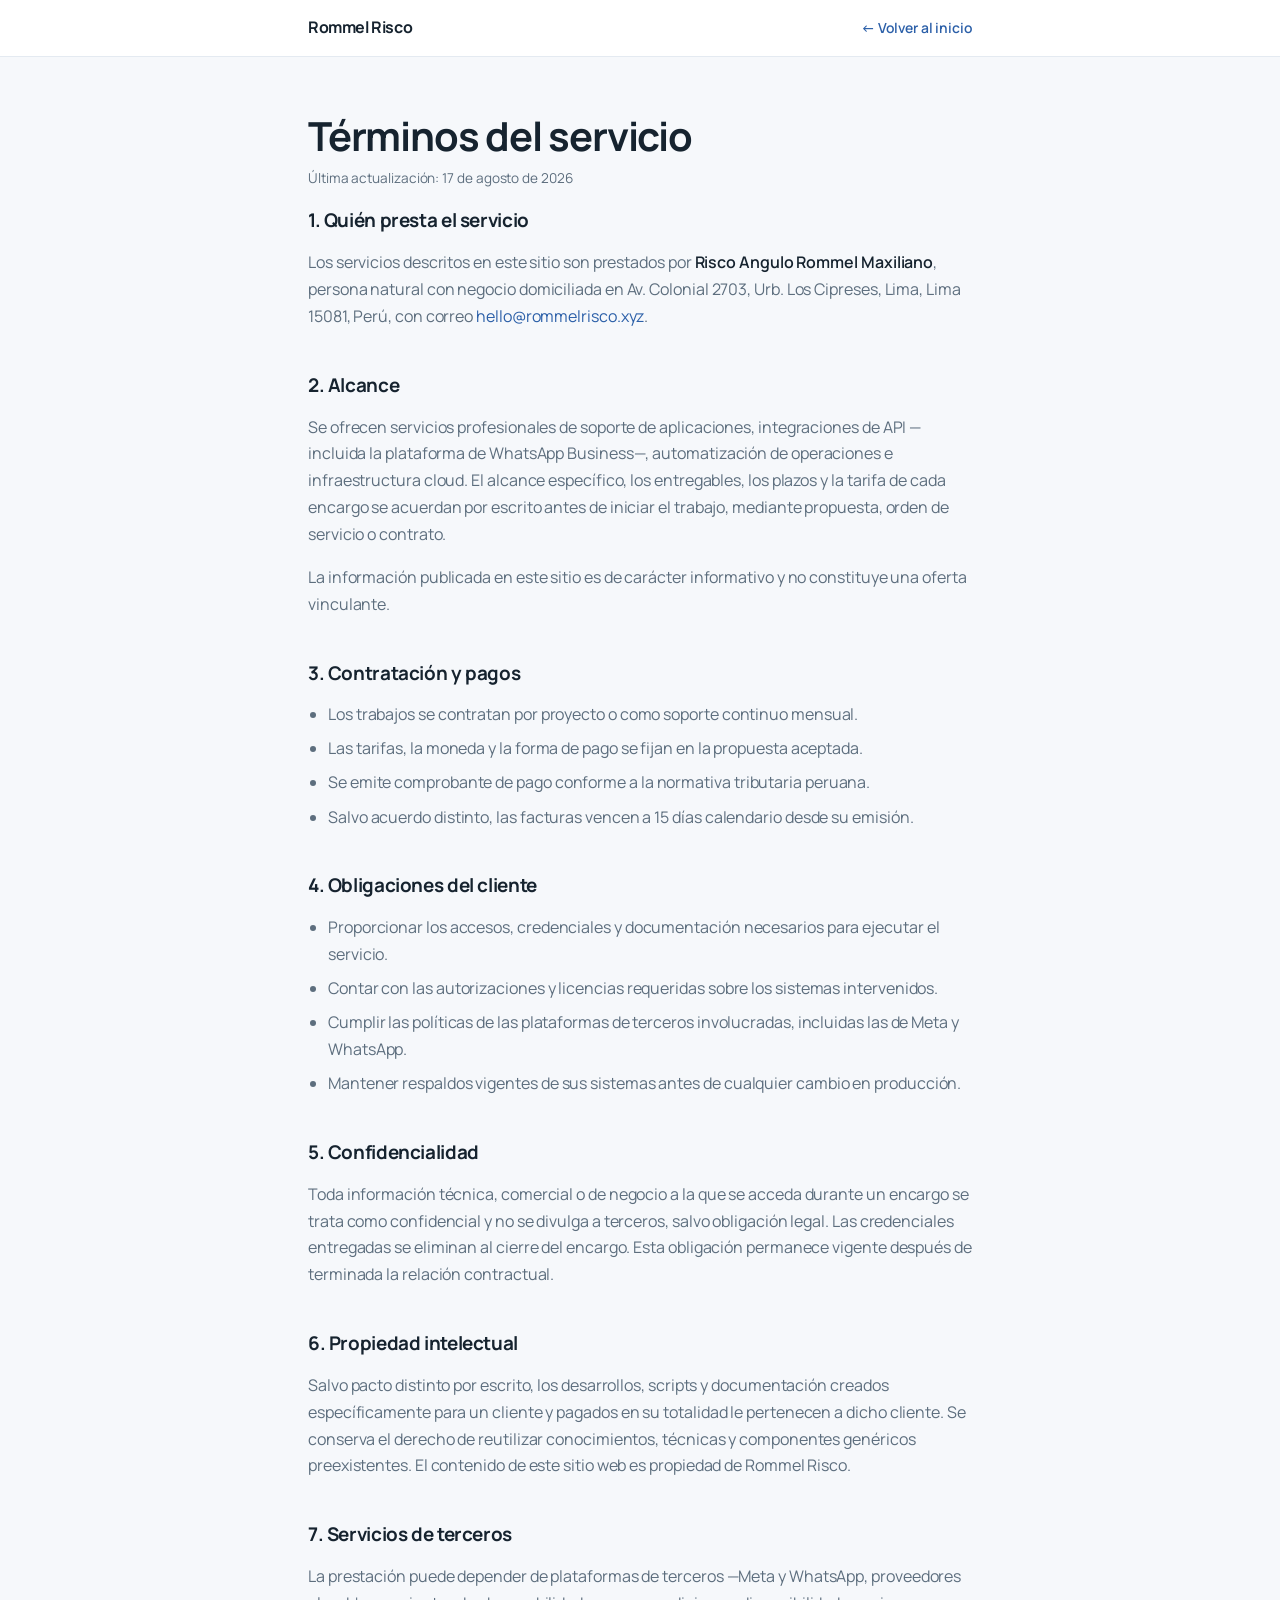
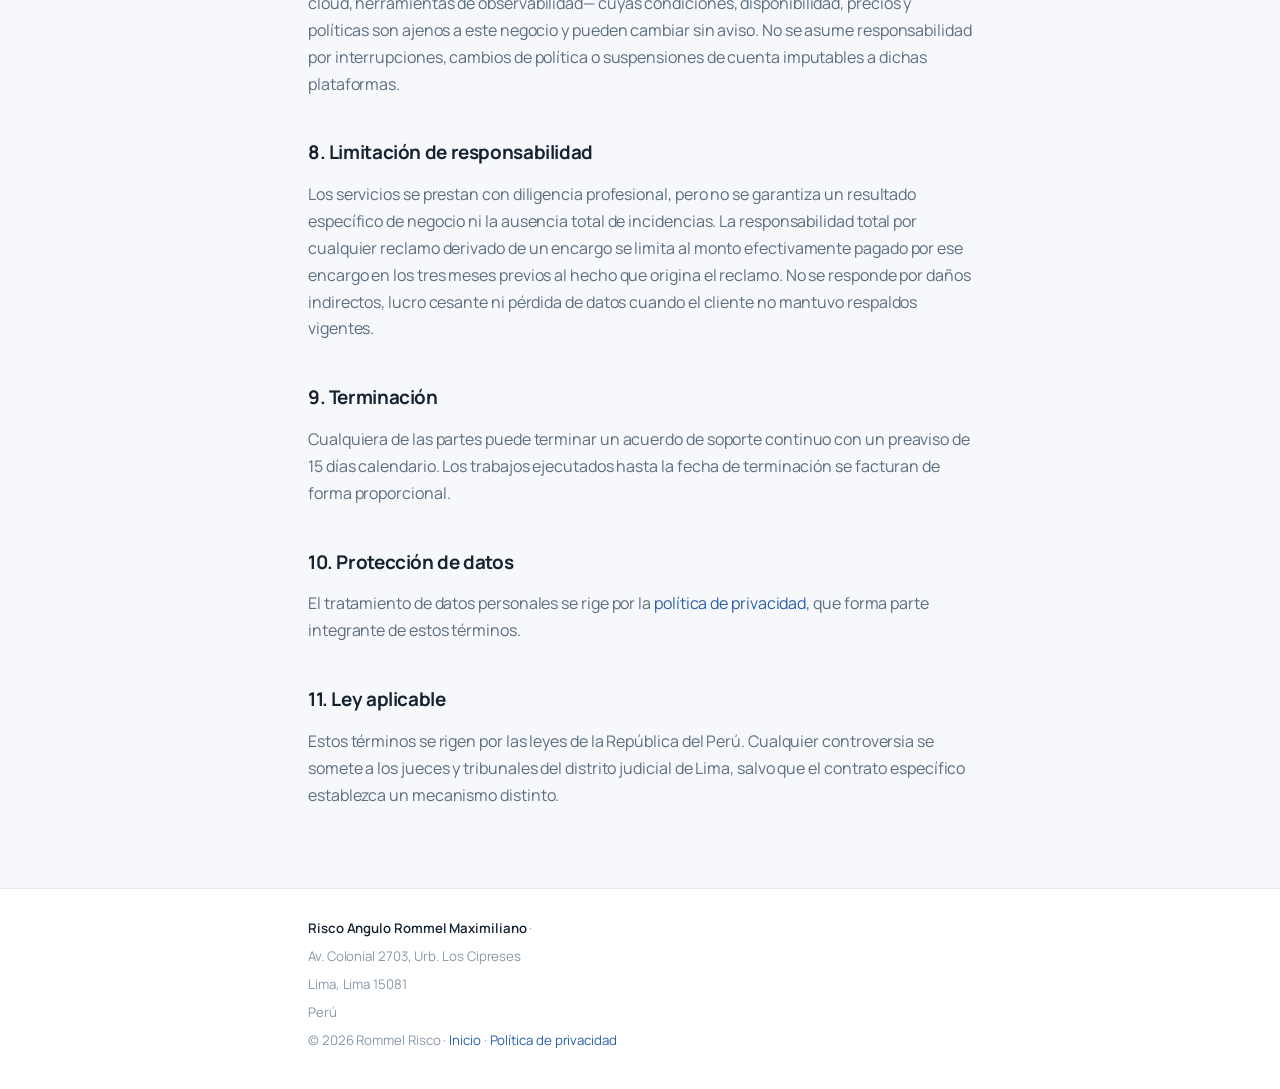
<file: terminos.html>
<!DOCTYPE html>
<html lang="es">
<head>
<meta charset="utf-8">
<meta name="viewport" content="width=device-width, initial-scale=1">
<title>Términos del servicio — Rommel Risco</title>
<meta name="description" content="Términos del servicio de Rommel Risco, Lima, Perú. Alcance de los servicios, contratación, pagos, confidencialidad y responsabilidad.">
<meta name="theme-color" content="#2B5FA8">
<link rel="canonical" href="https://rommelrisco.xyz/terminos.html">
<link rel="icon" href="/favicon.svg" type="image/svg+xml">
<link rel="preconnect" href="https://fonts.googleapis.com">
<link rel="preconnect" href="https://fonts.gstatic.com" crossorigin>
<link href="https://fonts.googleapis.com/css2?family=Manrope:wght@400;500;600;700&display=swap" rel="stylesheet">
<link rel="stylesheet" href="/assets/styles.css">
</head>
<body class="p-doc">

<div class="topbar">
  <div class="wrap">
    <a class="brand" href="/">Rommel Risco</a>
    <a class="back" href="/">← Volver al inicio</a>
  </div>
</div>

<main class="wrap">
  <h1>Términos del servicio</h1>
  <p class="updated">Última actualización: 17 de agosto de 2026</p>

  <h2>1. Quién presta el servicio</h2>
  <p>Los servicios descritos en este sitio son prestados por <strong>Risco Angulo Rommel Maxiliano</strong>, persona natural con negocio domiciliada en Av. Colonial 2703, Urb. Los Cipreses, Lima, Lima 15081, Perú, con correo <a href="mailto:hello@rommelrisco.xyz">hello@rommelrisco.xyz</a>.</p>

  <h2>2. Alcance</h2>
  <p>Se ofrecen servicios profesionales de soporte de aplicaciones, integraciones de API —incluida la plataforma de WhatsApp Business—, automatización de operaciones e infraestructura cloud. El alcance específico, los entregables, los plazos y la tarifa de cada encargo se acuerdan por escrito antes de iniciar el trabajo, mediante propuesta, orden de servicio o contrato.</p>
  <p>La información publicada en este sitio es de carácter informativo y no constituye una oferta vinculante.</p>

  <h2>3. Contratación y pagos</h2>
  <ul>
    <li>Los trabajos se contratan por proyecto o como soporte continuo mensual.</li>
    <li>Las tarifas, la moneda y la forma de pago se fijan en la propuesta aceptada.</li>
    <li>Se emite comprobante de pago conforme a la normativa tributaria peruana.</li>
    <li>Salvo acuerdo distinto, las facturas vencen a 15 días calendario desde su emisión.</li>
  </ul>

  <h2>4. Obligaciones del cliente</h2>
  <ul>
    <li>Proporcionar los accesos, credenciales y documentación necesarios para ejecutar el servicio.</li>
    <li>Contar con las autorizaciones y licencias requeridas sobre los sistemas intervenidos.</li>
    <li>Cumplir las políticas de las plataformas de terceros involucradas, incluidas las de Meta y WhatsApp.</li>
    <li>Mantener respaldos vigentes de sus sistemas antes de cualquier cambio en producción.</li>
  </ul>

  <h2>5. Confidencialidad</h2>
  <p>Toda información técnica, comercial o de negocio a la que se acceda durante un encargo se trata como confidencial y no se divulga a terceros, salvo obligación legal. Las credenciales entregadas se eliminan al cierre del encargo. Esta obligación permanece vigente después de terminada la relación contractual.</p>

  <h2>6. Propiedad intelectual</h2>
  <p>Salvo pacto distinto por escrito, los desarrollos, scripts y documentación creados específicamente para un cliente y pagados en su totalidad le pertenecen a dicho cliente. Se conserva el derecho de reutilizar conocimientos, técnicas y componentes genéricos preexistentes. El contenido de este sitio web es propiedad de Rommel Risco.</p>

  <h2>7. Servicios de terceros</h2>
  <p>La prestación puede depender de plataformas de terceros —Meta y WhatsApp, proveedores cloud, herramientas de observabilidad— cuyas condiciones, disponibilidad, precios y políticas son ajenos a este negocio y pueden cambiar sin aviso. No se asume responsabilidad por interrupciones, cambios de política o suspensiones de cuenta imputables a dichas plataformas.</p>

  <h2>8. Limitación de responsabilidad</h2>
  <p>Los servicios se prestan con diligencia profesional, pero no se garantiza un resultado específico de negocio ni la ausencia total de incidencias. La responsabilidad total por cualquier reclamo derivado de un encargo se limita al monto efectivamente pagado por ese encargo en los tres meses previos al hecho que origina el reclamo. No se responde por daños indirectos, lucro cesante ni pérdida de datos cuando el cliente no mantuvo respaldos vigentes.</p>

  <h2>9. Terminación</h2>
  <p>Cualquiera de las partes puede terminar un acuerdo de soporte continuo con un preaviso de 15 días calendario. Los trabajos ejecutados hasta la fecha de terminación se facturan de forma proporcional.</p>

  <h2>10. Protección de datos</h2>
  <p>El tratamiento de datos personales se rige por la <a href="/privacidad.html">política de privacidad</a>, que forma parte integrante de estos términos.</p>

  <h2>11. Ley aplicable</h2>
  <p>Estos términos se rigen por las leyes de la República del Perú. Cualquier controversia se somete a los jueces y tribunales del distrito judicial de Lima, salvo que el contrato específico establezca un mecanismo distinto.</p>

</main>

<footer>
  <div class="wrap">
    <p><strong>Risco Angulo Rommel Maximiliano</strong> · <address>Av. Colonial 2703, Urb. Los Cipreses</address></p>
    <p>Lima, Lima 15081</p>
    <p>Perú</p>
    <p>© <span id="year">2026</span> Rommel Risco · <a href="/">Inicio</a> · <a href="/privacidad.html">Política de privacidad</a></p>
  </div>
</footer>

<script>document.getElementById('year').textContent = new Date().getFullYear();</script>
</body>
</html>
</file>
<file: assets/styles.css>
/* =============================================================
   rommelrisco.xyz — hoja de estilos única

   Estructura:
     1. tokens          variables de diseño (:root) + ajustes por página
     2. base            reset, tipografía base, enlaces, .wrap, .ico
     3. .p-home         index.html
     4. .p-doc          privacidad.html · terminos.html
     5. .p-404          404.html
     6. movimiento      preferencias de animación

   Cada página lleva su capa en el <body>: class="p-home" | "p-doc" | "p-404".
   Solo se prefijan los selectores de elemento y los nombres de clase que
   chocan entre páginas (.topbar, .card, .lede); los descendientes de una
   clase ya única (.services p, .help .k) se dejan sin prefijo.
   ============================================================= */


/* ---------- 1. tokens ---------- */
:root{
  --paper:#F6F8FB;
  --panel:#FFFFFF;
  --ink:#16232F;
  --ink-2:#5D6E7E;
  --ink-3:#8998A6;
  --rule:#E4EAF1;
  --accent:#2B5FA8;
  --accent-deep:#1B406F;
  --accent-soft:#EDF3FB;

  --font:"Manrope",-apple-system,BlinkMacSystemFont,'Segoe UI',Roboto,sans-serif;

  --r-sm:10px;
  --r-md:16px;
  --r-lg:22px;

  --shadow:0 1px 2px rgba(22,35,47,.04),0 10px 30px -18px rgba(22,35,47,.22);

  /* medidas del contenedor .wrap; cada página las ajusta */
  --pad:clamp(1.25rem,5vw,3rem);
  --maxw:760px;
}
.p-home{--pad:clamp(1.25rem,5vw,4rem);--maxw:1080px}
.p-404{--maxw:640px}


/* ---------- 2. base ---------- */
*,*::before,*::after{box-sizing:border-box}
html{-webkit-text-size-adjust:100%;scroll-behavior:smooth}
body{
  margin:0;
  background:var(--paper);
  color:var(--ink);
  font-family:var(--font);
  font-size:1rem;
  line-height:1.65;
  letter-spacing:-.005em;
  -webkit-font-smoothing:antialiased;
}
a{color:var(--accent);text-decoration:none;transition:color .18s ease,opacity .18s ease}
a:hover{color:var(--accent-deep)}
:focus-visible{outline:2px solid var(--accent);outline-offset:3px;border-radius:4px}
img{max-width:100%;display:block}

.wrap{max-width:var(--maxw);margin:0 auto;padding-left:var(--pad);padding-right:var(--pad)}

.skip{position:absolute;left:-9999px;top:0}
.skip:focus{left:0;background:var(--ink);color:#fff;padding:.6rem 1rem;z-index:60}

.ico{
  width:1.25em;height:1.25em;flex:none;
  fill:none;stroke:currentColor;stroke-width:1.6;
  stroke-linecap:round;stroke-linejoin:round;
}
.sprite{position:absolute;width:0;height:0;overflow:hidden}

/* cabecera compartida por las páginas internas (.p-doc y .p-404) */
.brand{font-weight:700;letter-spacing:-.025em;color:var(--ink)}
.brand:hover{color:var(--accent);text-decoration:none}
.back{font-size:.87rem;font-weight:600}


/* =============================================================
   3. .p-home — index.html
   ============================================================= */
.p-home{font-size:clamp(1rem,.97rem + .15vw,1.05rem);line-height:1.62}

/* ---------- barra superior ---------- */
.p-home .topbar{
  position:sticky;top:0;z-index:40;
  background:rgba(246,248,251,.82);
  backdrop-filter:saturate(1.4) blur(10px);
  -webkit-backdrop-filter:saturate(1.4) blur(10px);
  border-bottom:1px solid var(--rule);
}
.topbar__inner{
  display:flex;flex-wrap:wrap;align-items:center;gap:.4rem 1.5rem;
  padding-top:.7rem;padding-bottom:.7rem;
  font-size:.82rem;color:var(--ink-2);
}
.topbar__status{display:inline-flex;align-items:center;gap:.55rem;color:var(--ink);font-weight:600}
.p-home .topbar a{display:inline-flex;align-items:center;gap:.4rem;font-weight:500}
.dot{
  width:.5rem;height:.5rem;border-radius:50%;background:var(--accent);
  box-shadow:0 0 0 0 rgba(43,95,168,.5);animation:pulse 3s ease-out infinite
}
@keyframes pulse{
  0%{box-shadow:0 0 0 0 rgba(43,95,168,.45)}
  70%{box-shadow:0 0 0 .5rem rgba(43,95,168,0)}
  100%{box-shadow:0 0 0 0 rgba(43,95,168,0)}
}
@media (max-width:38rem){.topbar__tel{display:none}}

/* ---------- tipografía ---------- */
.p-home h1,.p-home h2,.p-home h3{letter-spacing:-.028em;font-weight:700;margin:0}
.p-home h2{font-size:clamp(1.4rem,1.15rem + 1vw,1.85rem);line-height:1.2;margin-bottom:1.4rem}
.p-home h3{font-size:1.02rem;font-weight:600;letter-spacing:-.015em;margin-bottom:.3rem}
.p-home p{margin:0 0 1rem}

.kicker{
  display:block;font-size:.74rem;font-weight:600;letter-spacing:.1em;text-transform:uppercase;
  color:var(--ink-3);margin:0 0 .5rem;
}

/* ---------- portada ---------- */
.hero{position:relative;overflow:hidden}
.hero::before{
  content:"";position:absolute;top:-30%;right:-10%;width:70vw;height:70vw;max-width:760px;max-height:760px;
  background:radial-gradient(circle at 50% 50%,rgba(43,95,168,.12),rgba(43,95,168,0) 62%);
  pointer-events:none;
}
.hero__inner{
  position:relative;
  display:grid;grid-template-columns:minmax(0,1fr) minmax(0,13.5rem);
  gap:clamp(1.75rem,4vw,3.25rem);align-items:start;
  padding-top:clamp(2.75rem,7vw,5rem);padding-bottom:clamp(2.5rem,6vw,4rem);
}
.eyebrow{
  display:inline-flex;align-items:center;gap:.5rem;
  font-size:.76rem;font-weight:600;letter-spacing:.06em;text-transform:uppercase;
  color:var(--accent);background:var(--accent-soft);
  padding:.4rem .8rem;border-radius:999px;margin:0 0 1.25rem;
}
.p-home h1{
  font-size:clamp(2.5rem,1.6rem + 4.6vw,4.1rem);line-height:1.02;font-weight:700;
  margin-bottom:.65rem;
}
.role{
  font-size:clamp(1.05rem,.98rem + .5vw,1.3rem);font-weight:500;line-height:1.35;
  color:var(--accent);margin:0 0 1.35rem;max-width:24ch;letter-spacing:-.02em;
}
.p-home .lede{font-size:clamp(1rem,.97rem + .25vw,1.1rem);color:var(--ink-2);max-width:46ch;margin-bottom:0}

.portrait{margin:0;width:100%;max-width:13.5rem;justify-self:center}
.portrait img{
  width:100%;height:auto;aspect-ratio:1/1;object-fit:cover;
  border-radius:50%;border:1px solid var(--rule);
  box-shadow:0 14px 34px -20px rgba(22,35,47,.4);
}
@media (max-width:52rem){
  .hero__inner{grid-template-columns:1fr}
  .portrait{order:-1;max-width:8.5rem;justify-self:start}
}

/* ---------- vías de contacto ---------- */
.channels{display:flex;flex-wrap:wrap;gap:.55rem;list-style:none;margin:1.9rem 0 0;padding:0}
.channels a{
  display:inline-flex;align-items:center;gap:.5rem;
  font-size:.88rem;font-weight:600;color:var(--ink);
  padding:.6rem 1rem;background:var(--panel);border:1px solid var(--rule);
  border-radius:999px;box-shadow:0 1px 2px rgba(22,35,47,.03);
  transition:border-color .18s ease,color .18s ease,transform .18s ease
}
.channels a:hover{border-color:var(--accent);color:var(--accent);transform:translateY(-1px)}
.channels .ico{color:var(--accent)}
.channels--primary a{background:var(--accent);border-color:var(--accent);color:#fff}
.channels--primary a:hover{background:var(--accent-deep);border-color:var(--accent-deep);color:#fff}

/* ---------- secciones ---------- */
.block{
  padding-top:clamp(2.5rem,6vw,4.25rem);padding-bottom:clamp(2.5rem,6vw,4.25rem);
  border-top:1px solid var(--rule);
}

/* ---------- servicios ---------- */
.services{
  display:grid;grid-template-columns:repeat(auto-fit,minmax(13rem,1fr));gap:.85rem;
  list-style:none;margin:0;padding:0;
}
.services > li{
  background:var(--panel);border:1px solid var(--rule);border-radius:var(--r-md);
  padding:1.5rem 1.35rem;text-align:center;
  transition:border-color .2s ease,transform .2s ease,box-shadow .2s ease;
}
.services > li:hover{border-color:#C9D9EE;transform:translateY(-2px);box-shadow:var(--shadow)}
.services .badge{
  display:inline-grid;place-items:center;width:3.25rem;height:3.25rem;
  background:var(--accent-soft);color:var(--accent);border-radius:50%;margin-bottom:1rem;
}
.services .badge .ico{width:1.55rem;height:1.55rem;stroke-width:1.5}
.services p{margin:0;font-size:.88rem;color:var(--ink-2);line-height:1.5}

/* ---------- filas con icono ---------- */
.rows{list-style:none;margin:0;padding:0;display:grid;gap:.15rem}
.rows > li{display:flex;align-items:flex-start;gap:.9rem;padding:.8rem 0;border-bottom:1px solid var(--rule)}
.rows > li:last-child{border-bottom:0}
.rows .ico{color:var(--accent);margin-top:.18rem;width:1.15rem;height:1.15rem}
.rows .k{display:block;font-size:.74rem;font-weight:600;letter-spacing:.06em;text-transform:uppercase;color:var(--ink-3)}
.rows .v{display:block;font-size:.95rem;color:var(--ink)}

/* ---------- trayectoria ---------- */
.track{list-style:none;margin:0;padding:0}
.track > li{
  display:grid;grid-template-columns:minmax(0,7.5rem) minmax(0,1fr);gap:1.25rem;
  padding:1.15rem 0;border-bottom:1px solid var(--rule)
}
.track > li:first-child{padding-top:0}
.track > li:last-child{border-bottom:0;padding-bottom:0}
.track .when{font-size:.8rem;font-weight:600;color:var(--ink-3);padding-top:.2rem;letter-spacing:-.01em}
.track .org{display:block;font-size:.95rem;font-weight:700;color:var(--ink);margin-bottom:.25rem;letter-spacing:-.02em}
.track .what{margin:0;font-size:.9rem;color:var(--ink-2);line-height:1.55}
@media (max-width:34rem){.track > li{grid-template-columns:1fr;gap:.3rem}}

/* ---------- stack ---------- */
.stack{list-style:none;margin:0;padding:0;display:grid;gap:1.35rem}
.stack .group{display:flex;align-items:center;gap:.55rem;margin-bottom:.6rem}
.stack .group .ico{color:var(--accent);width:1.05rem;height:1.05rem}
.stack .group span{font-size:.74rem;font-weight:600;letter-spacing:.09em;text-transform:uppercase;color:var(--ink-3)}
.chips{display:flex;flex-wrap:wrap;gap:.4rem;list-style:none;margin:0;padding:0}
.chips li{
  font-size:.82rem;font-weight:500;padding:.35rem .75rem;border-radius:999px;
  background:var(--panel);border:1px solid var(--rule);color:var(--ink-2)
}

/* ---------- pie ---------- */
.site-footer{background:var(--panel);border-top:1px solid var(--rule);margin-top:clamp(2rem,5vw,3.5rem)}
.site-footer__inner{
  padding-top:clamp(2rem,4vw,2.75rem);padding-bottom:clamp(2rem,4vw,2.75rem);
  font-size:.87rem;line-height:1.7;color:var(--ink-2);
}
.site-footer p{margin:0 0 .3rem}
.site-footer .f-name{font-size:1rem;font-weight:700;letter-spacing:-.022em;color:var(--ink);margin-bottom:.5rem}
.site-footer address{font-style:normal;display:inline}
.site-footer .sep{color:var(--ink-3);padding:0 .45rem}
.site-footer .f-links{margin-top:.95rem}
.site-footer .f-links a{font-weight:600}
.site-footer .f-legal{
  margin:1.15rem 0 0;padding-top:1.15rem;border-top:1px solid var(--rule);
  font-size:.79rem;color:var(--ink-3)
}
@media (max-width:30rem){
  .site-footer .sep{display:block;height:0;overflow:hidden;padding:0}
}

/* ---------- botón flotante de WhatsApp ---------- */
.wa{
  position:fixed;z-index:50;
  right:clamp(1rem,3vw,1.75rem);bottom:clamp(1rem,3vw,1.75rem);
  display:flex;flex-direction:column;align-items:flex-end;gap:.75rem;
}
.wa__btn{
  display:inline-flex;align-items:center;justify-content:center;
  width:3.5rem;height:3.5rem;padding:0;border:0;border-radius:50%;cursor:pointer;
  background:#25D366;color:#fff;
  box-shadow:0 6px 18px -5px rgba(22,35,47,.32),0 2px 5px rgba(22,35,47,.12);
  transition:background .18s ease,transform .18s ease;
}
.wa__btn:hover{background:#1EBE5B;transform:translateY(-2px)}
.wa__btn .ico{width:1.75rem;height:1.75rem;stroke-width:1.7}
.wa__btn .ico--close,
.wa__btn[aria-expanded="true"] .ico--open{display:none}
.wa__btn[aria-expanded="true"] .ico--close{display:block}

.wa__panel{
  width:min(20rem,calc(100vw - 2.5rem));
  padding:1rem;
  background:var(--panel);border:1px solid var(--rule);border-radius:var(--r-md);
  box-shadow:0 14px 36px -16px rgba(22,35,47,.34);
  transform-origin:100% 100%;
}
.wa__panel[hidden]{display:none}
.wa__panel .kicker{margin-bottom:.7rem}
.wa__list{list-style:none;margin:0;padding:0;display:grid;gap:.5rem}
.wa__list a{
  display:block;padding:.7rem .9rem;border-radius:var(--r-sm);
  background:var(--paper);border:1px solid var(--rule);
  font-size:.9rem;font-weight:500;line-height:1.45;color:var(--ink);
  transition:background .18s ease,border-color .18s ease,color .18s ease;
}
.wa__list a:hover{background:var(--accent-soft);border-color:var(--accent);color:var(--accent-deep)}
@media (max-width:38rem){
  .site-footer__inner{padding-bottom:6rem}
}


/* =============================================================
   4. .p-doc — privacidad.html · terminos.html
   ============================================================= */
.p-doc{line-height:1.68}
.p-doc a:hover{text-decoration:underline}

.p-doc .topbar{background:var(--panel);border-bottom:1px solid var(--rule)}
.p-doc .topbar .wrap{
  display:flex;align-items:center;justify-content:space-between;gap:1rem;
  padding-top:.9rem;padding-bottom:.9rem;
}

.p-doc main{padding-top:clamp(2.25rem,6vw,3.5rem);padding-bottom:clamp(2.5rem,6vw,4rem)}
.p-doc h1{font-size:clamp(1.85rem,1.4rem + 2vw,2.5rem);line-height:1.15;letter-spacing:-.03em;margin:0 0 .5rem}
.p-doc h2{font-size:1.18rem;font-weight:700;letter-spacing:-.02em;margin:2.5rem 0 .75rem;scroll-margin-top:5rem}
.p-doc h2:first-of-type{margin-top:0}
.p-doc h3{font-size:1rem;font-weight:600;letter-spacing:-.015em;margin:1.5rem 0 .4rem}
.p-doc p{margin:0 0 1rem;color:var(--ink-2)}
.p-doc ul,.p-doc ol{margin:0 0 1rem;padding-left:1.25rem;color:var(--ink-2)}
.p-doc li{margin-bottom:.45rem}
.p-doc strong{color:var(--ink);font-weight:600}
.updated{font-size:.85rem;color:var(--ink-3);margin:0 0 2.25rem}

.p-doc .card{
  background:var(--panel);border:1px solid var(--rule);border-radius:var(--r-md);
  padding:1.35rem 1.5rem;margin:0 0 2rem;
}
.p-doc .card p:last-child,.p-doc .card ul:last-child{margin-bottom:0}
.p-doc .card--accent{background:var(--accent-soft);border-color:#D6E4F6}

.toc{list-style:none;padding:0;margin:0;display:grid;gap:.35rem;font-size:.92rem}
.toc a{font-weight:500}

.p-doc footer{
  background:var(--panel);border-top:1px solid var(--rule);
  padding-top:1.75rem;padding-bottom:2rem;font-size:.83rem;color:var(--ink-3);
}
.p-doc footer p{margin:0 0 .35rem;color:var(--ink-3)}
.p-doc footer address{font-style:normal;display:inline}


/* =============================================================
   5. .p-404 — 404.html
   ============================================================= */
.p-404{min-height:100vh;display:flex;flex-direction:column}
.p-404 .wrap{width:100%}
.p-404 .ico{width:1.15em;height:1.15em;stroke-width:1.7}

.p-404 .topbar{background:var(--panel);border-bottom:1px solid var(--rule)}
.p-404 .topbar .wrap{
  display:flex;align-items:center;justify-content:space-between;gap:1rem;
  padding-top:.9rem;padding-bottom:.9rem;max-width:760px;
}

.p-404 main{
  flex:1 0 auto;display:flex;align-items:center;
  padding-top:clamp(2.5rem,8vw,5rem);padding-bottom:clamp(3rem,8vw,5rem);
}
.p-404 .card{text-align:center}

.code{
  display:inline-block;font-size:clamp(3.75rem,3rem + 8vw,6rem);font-weight:800;
  line-height:1;letter-spacing:-.06em;color:var(--accent);margin:0 0 1rem;
}
.p-404 h1{font-size:clamp(1.5rem,1.25rem + 1.2vw,1.95rem);font-weight:700;letter-spacing:-.03em;margin:0 0 .75rem}
.p-404 .lede{color:var(--ink-2);margin:0 auto 2rem;max-width:42ch}

.actions{
  display:flex;flex-wrap:wrap;gap:.6rem;justify-content:center;margin:0 0 2.5rem;
  list-style:none;padding:0;
}
.actions a{
  display:inline-flex;align-items:center;gap:.5rem;font-size:.9rem;font-weight:600;
  padding:.65rem 1.15rem;border-radius:999px;border:1px solid var(--rule);
  background:var(--panel);color:var(--ink);
  transition:border-color .18s ease,color .18s ease,transform .18s ease
}
.actions a:hover{border-color:var(--accent);color:var(--accent);transform:translateY(-1px)}
.actions a .ico{color:var(--accent)}
.actions .primary a{background:var(--accent);border-color:var(--accent);color:#fff}
.actions .primary a .ico{color:#fff}
.actions .primary a:hover{background:var(--accent-deep);border-color:var(--accent-deep);color:#fff}

.help{background:var(--accent-soft);border-radius:var(--r-md);padding:1.25rem 1.5rem;text-align:left}
.help p{margin:0 0 .55rem;font-size:.9rem;color:var(--ink-2)}
.help p:last-child{margin-bottom:0}
.help a{font-weight:600}
.help .k{font-weight:700;color:var(--ink);letter-spacing:-.02em}

.p-404 footer{
  background:var(--panel);border-top:1px solid var(--rule);flex:none;
  padding-top:1.6rem;padding-bottom:1.8rem;font-size:.81rem;color:var(--ink-3);
}
.p-404 footer .wrap{max-width:760px}
.p-404 footer p{margin:0 0 .3rem}
.p-404 footer address{font-style:normal;display:inline}
.p-404 footer .sep{padding:0 .4rem;color:var(--ink-3)}


/* =============================================================
   6. movimiento
   ============================================================= */
@media (prefers-reduced-motion:reduce){
  *{animation:none!important;transition:none!important}
  html{scroll-behavior:auto}
}
@media (prefers-reduced-motion:no-preference){
  .reveal{animation:up .6s cubic-bezier(.2,.7,.3,1) both}
  .reveal--2{animation-delay:.09s}
  @keyframes up{from{opacity:0;transform:translateY(12px)}to{opacity:1;transform:none}}
  .wa__panel{animation:wa-in .22s cubic-bezier(.2,.7,.3,1) both}
  @keyframes wa-in{from{opacity:0;transform:translateY(10px) scale(.96)}to{opacity:1;transform:none}}
}
</file>
